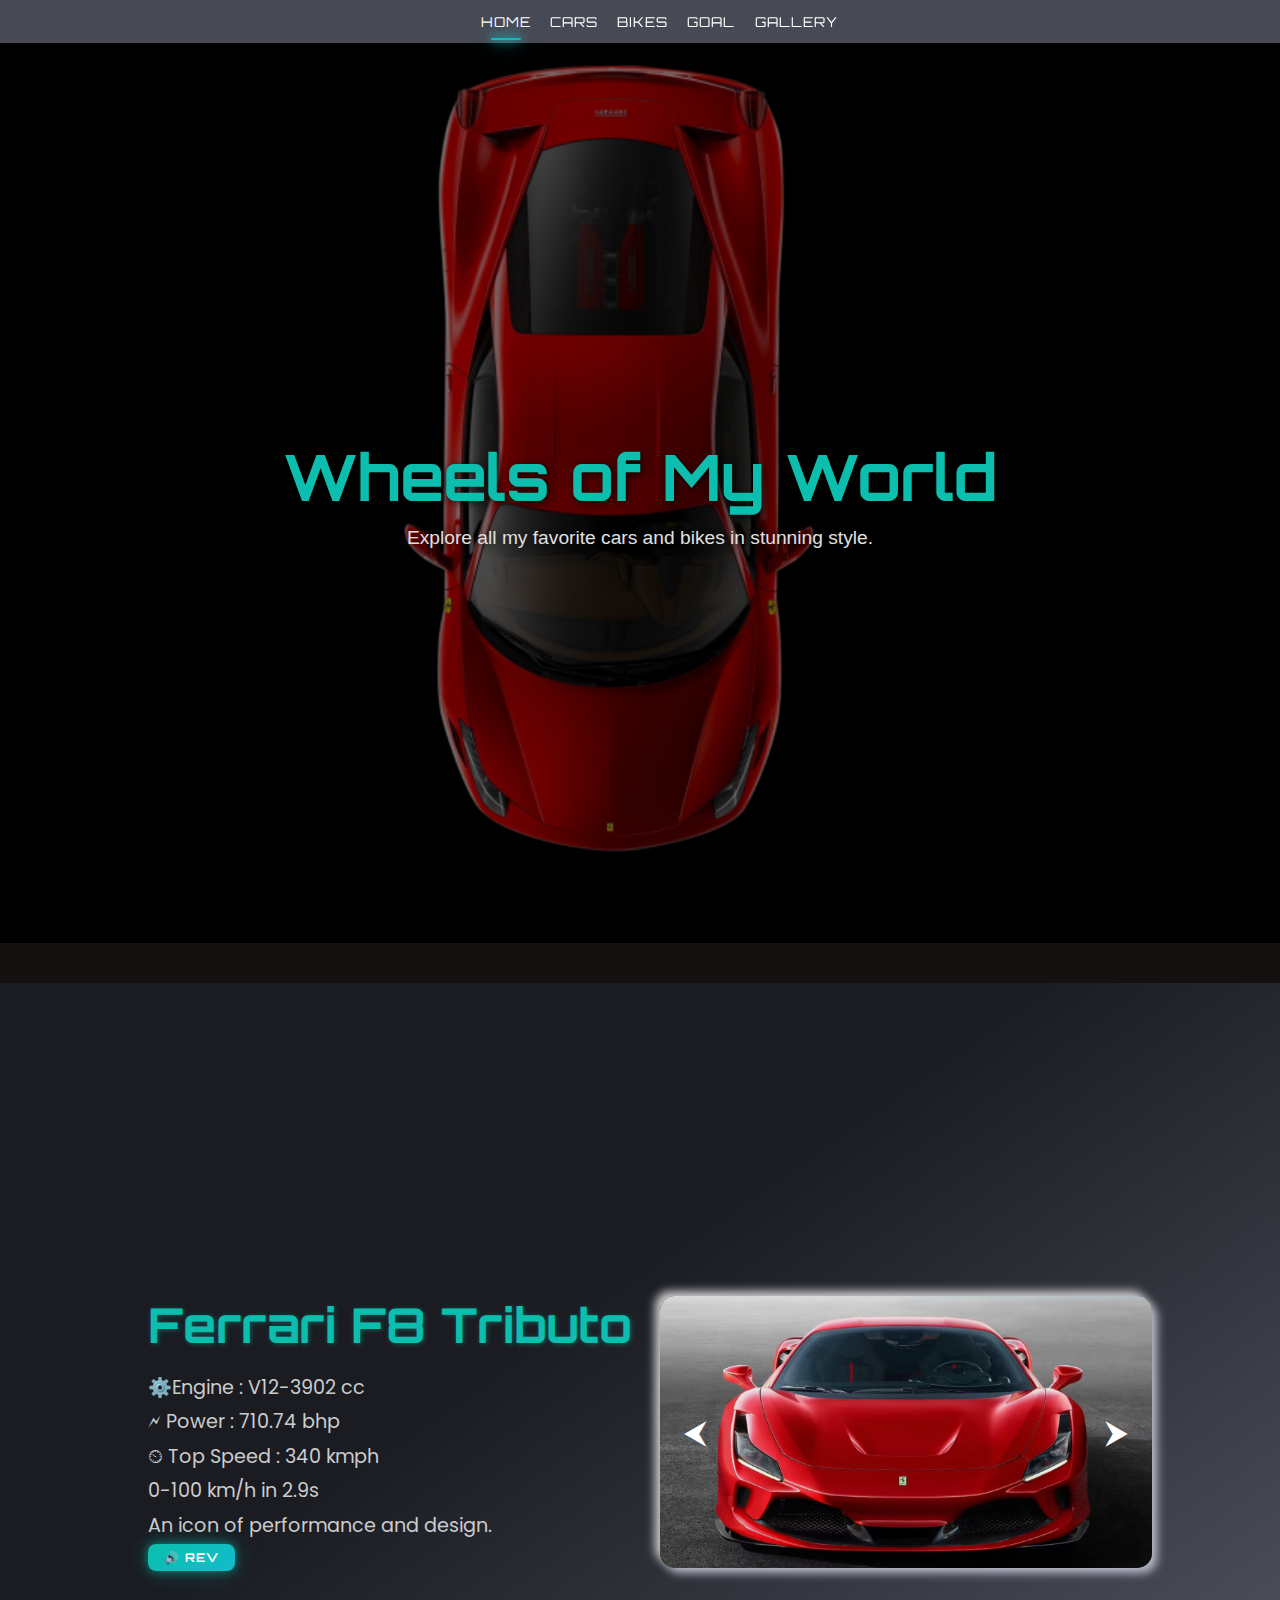
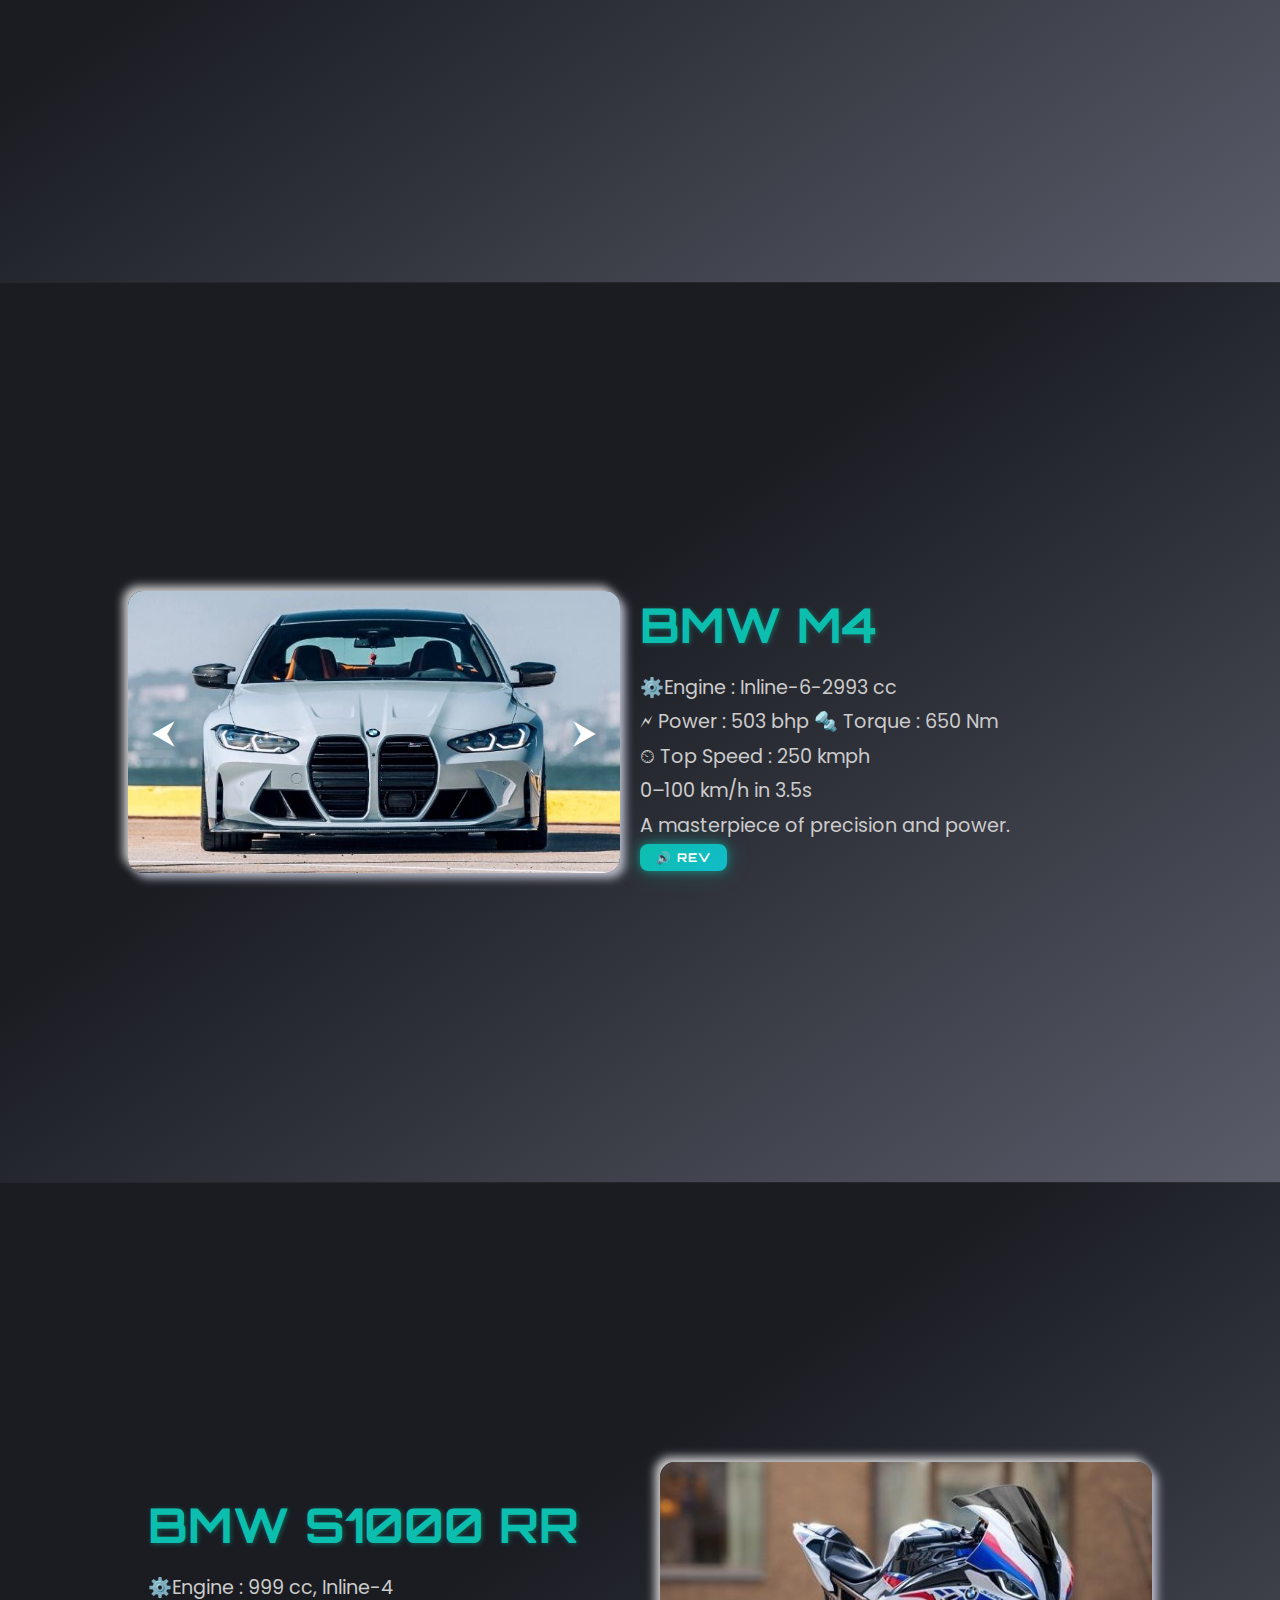
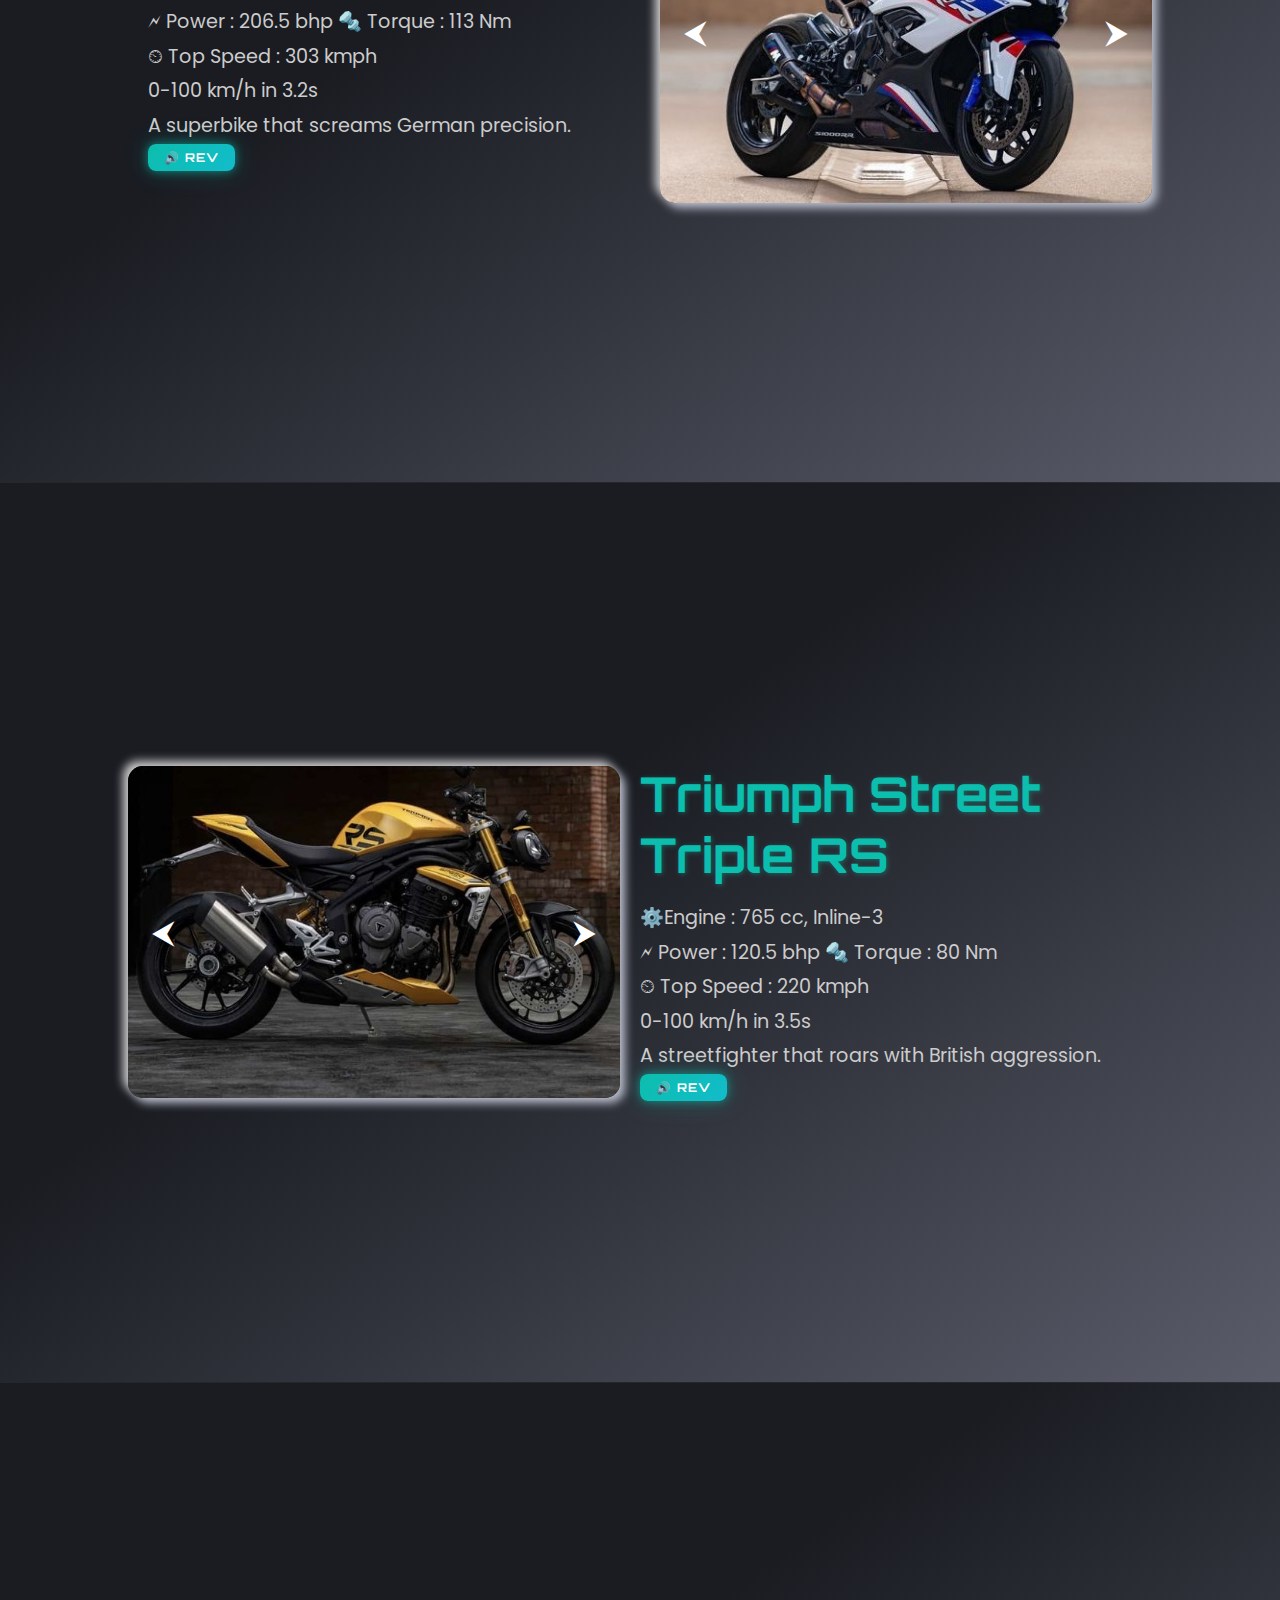
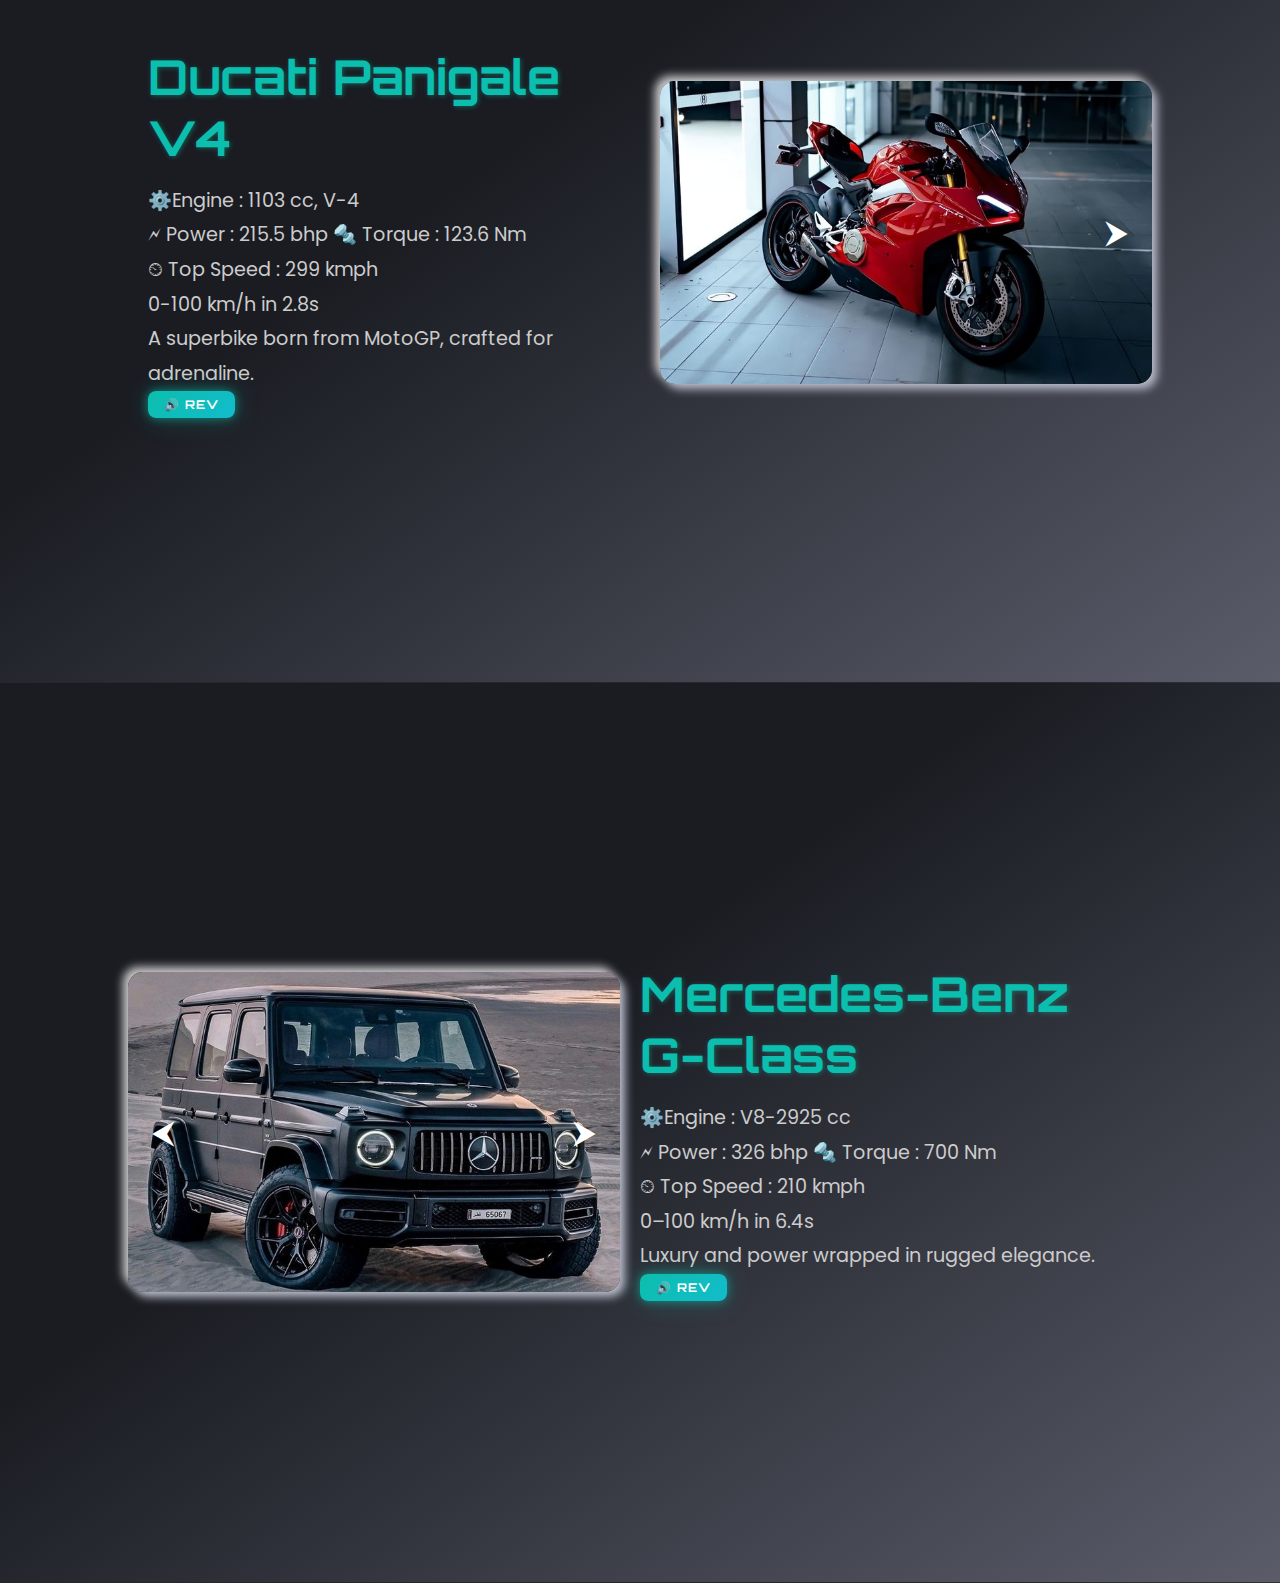
<file: index.html>
<!DOCTYPE html>

<html lang="en">
<head>
  <meta charset="UTF-8" />
  <meta name="viewport" content="width=device-width, initial-scale=1">
  <title>HOME</title>
  <link rel="icon" href="garageicon.png" type="image/png" />
  <link href="https://fonts.googleapis.com/css2?family=Cinzel+Decorative:wght@700&family=Poppins:wght@300;400;600&display=swap" rel="stylesheet">
  <link rel="stylesheet" href="style.css" />
</head>
<body>
  <header>
    <nav class="navbar">
      <ul class="nav-links">
        <li class="active"><a href="#home">Home</a></li>
        <li><a href="cars.html" target="_self">Cars</a></li>
        <li><a href="bikes.html" target="_self">Bikes</a></li>
        <li><a href="goal.html">Goal</a></li>
        <li><a href="gallery.html">Gallery</a></li>
      </ul>
    </nav>
  </header>

  <!-- Welcome Section -->
  <div class="welcome-wrapper" id="welcome-wrapper">
    <img src="images/ferpng.png" alt="Car" id="animatedCar" />
    <div class="title-background">
      <h1>Wheels of My World</h1>
      <p class="subtext">Explore all my favorite cars and bikes in stunning style.</p>
    </div>
  </div>

  <!-- Ferrari Section -->
  <section class="car-section">
    <div class="info">
      <h2>Ferrari F8 Tributo</h2>
      <p class="description">⚙️Engine : V12-3902 cc<br>🗲 Power : 710.74 bhp<br>⏲ Top Speed : 340 kmph<br>0-100 km/h in 2.9s <br>An icon of performance and design.</p>
      <button class="play-sound" data-sound="audio/ferrari.mp3">🔊 REV</button>
      <audio src="REV/f8.mp3"></audio>
    </div>
    <div class="photo">
      <button class="prev-btn">⮜</button>
      <button class="next-btn">⮞</button>
      <img src="images/f1.png" class="active" />
      <img src="images/f2.png" />
      <img src="images/f3.png" />
      <img src="images/f4.png" />
      <img src="images/f5.png" />
    </div>
  </section>

  <!-- BMW M4 Section -->
  <section class="car-section">
    <div class="info">
      <h2>BMW M4</h2>
      <p class="description">⚙️Engine : Inline-6-2993 cc<br>🗲 Power : 503 bhp 🔩 Torque : 650 Nm<br>⏲ Top Speed : 250 kmph<br>0–100 km/h in 3.5s <br>A masterpiece of precision and power.</p>
      <button class="play-sound" data-sound="audio/bmw.mp3">🔊 REV</button>
      <audio src="REV/m4rev.mp3"></audio>
    </div>
    <div class="photo">
      <button class="prev-btn">⮜</button>
      <button class="next-btn">⮞</button>
      <img src="images/M4.jpeg" class="active" />
      <img src="images/M42.jpeg" />
      <img src="images/M43.jpeg" />
      <img src="images/m44.jpeg" />
      <img src="images/m45.jpeg" />
    </div>
  </section>

  <!-- BMW S1000 RR -->
  <section class="bike-section">
    <div class="info">
      <h2>BMW S1000 RR</h2>
      <p class="description">⚙️Engine : 999 cc, Inline-4<br>🗲 Power : 206.5 bhp 🔩 Torque : 113 Nm<br>⏲ Top Speed : 303 kmph<br>0-100 km/h in 3.2s<br>A superbike that screams German precision.</p>
      <button class="play-sound" data-sound="audio/s1000rr.mp3">🔊 REV</button>
      <audio src="REV/s1000rev.mp3"></audio>
    </div>
    <div class="photo">
      <button class="prev-btn">⮜</button>
      <button class="next-btn">⮞</button>
      <img src="images/bmw1.jpeg" class="active" />
      <img src="images/bmw2.jpeg" />
      <img src="images/bmw3.jpeg" />
      <img src="images/bmw4.jpeg" />
      <img src="images/bmw5.webp" />
    </div>
  </section>

  <section class="bike-section">
    <div class="info">
      <h2>Triumph Street Triple RS</h2>
      <p class="description">⚙️Engine : 765 cc, Inline-3<br>🗲 Power : 120.5 bhp 🔩 Torque : 80 Nm<br>⏲ Top Speed : 220 kmph<br>0-100 km/h in 3.5s<br>A streetfighter that roars with British aggression.</p>
      <button class="play-sound" data-sound="audio/s1000rr.mp3">🔊 REV</button>
      <audio src="REV/trumrev.mp3"></audio>
    </div>
    <div class="photo">
      <button class="prev-btn">⮜</button>
      <button class="next-btn">⮞</button>
      <img src="images/trum1.jpg" class="active" />
      <img src="images/trum2.jpg" />
      <img src="images/trum3.png" />
      <img src="images/trum4.jpg" />
      <img src="images/trum5.jpg" />
    </div>
  </section>
  

  <!-- Ducati Panigale V4 -->
  <section class="bike-section">
    <div class="info">
      <h2>Ducati Panigale V4</h2>
      <p class="description">⚙️Engine : 1103 cc, V-4<br>🗲 Power : 215.5 bhp 🔩 Torque : 123.6 Nm<br>⏲ Top Speed : 299 kmph<br>0-100 km/h in 2.8s<br>A superbike born from MotoGP, crafted for adrenaline.</p>
      <button class="play-sound" data-sound="audio/panigale.mp3">🔊 REV</button>
      <audio src="REV/ducatirev.mp3"></audio>
    </div>
    <div class="photo">
      <button class="prev-btn">⮜</button>
      <button class="next-btn">⮞</button>
      <img src="images/duc4.jpeg" class="active" />
      <img src="images/duc2.jpeg" />
      <img src="images/duc3.jpeg" />
      <img src="images/duc4.webp" />
      <img src="images/duc1.jpeg" />
    </div>
  </section>

  <!-- Mercedes G-Wagon -->
  <section class="car-section">
    <div class="info">
      <h2>Mercedes-Benz G-Class</h2>
      <p class="description">⚙️Engine : V8-2925 cc<br>🗲 Power : 326 bhp 🔩 Torque : 700 Nm<br>⏲ Top Speed : 210 kmph<br>0–100 km/h in 6.4s <br>Luxury and power wrapped in rugged elegance.</p>
      <button class="play-sound" data-sound="audio/gwagon.mp3">🔊 REV</button>
      <audio src="REV/gwagonrev.mp3"></audio>
    </div>
    <div class="photo">
      <button class="prev-btn">⮜</button>
      <button class="next-btn">⮞</button>
      <img src="images/gwag.jpeg" class="active" />
      <img src="images/gwag2.jpeg" />
      <img src="images/gwag3.jpeg" />
      <img src="images/gwag4.jpeg" />
      <img src="images/gwag5.jpeg" />
    </div>
  </section>

  <!-- JavaScript -->
  <script>
    // Animate car on scroll
  

    // Section fade animation
    const sections = document.querySelectorAll('section');
    const observer = new IntersectionObserver((entries) => {
      entries.forEach(entry => {
        if (entry.isIntersecting) {
          entry.target.classList.add('visible');
        } else {
          entry.target.classList.remove('visible');
        }
      });
    }, { threshold: 0.3 });

    sections.forEach(section => observer.observe(section));

    // Carousel
    document.querySelectorAll('.photo').forEach(container => {
      const images = container.querySelectorAll('img');
      let currentIndex = 0;

      const updateActiveImage = () => {
        images.forEach((img, i) => {
          img.classList.toggle('active', i === currentIndex);
        });
      };

      container.querySelector('.prev-btn').addEventListener('click', () => {
        currentIndex = (currentIndex - 1 + images.length) % images.length;
        updateActiveImage();
      });

      container.querySelector('.next-btn').addEventListener('click', () => {
        currentIndex = (currentIndex + 1) % images.length;
        updateActiveImage();
      });

      updateActiveImage();
    });

    // Navbar scroll hide
    let lastScrollTop = 0;
    const navbar = document.querySelector('.navbar');
    window.addEventListener('scroll', function () {
      let scrollTop = window.pageYOffset || document.documentElement.scrollTop;
      if (scrollTop > lastScrollTop) {
        navbar.classList.add("scroll-hide");
      } else {
        navbar.classList.remove("scroll-hide");
      }
      lastScrollTop = scrollTop <= 0 ? 0 : scrollTop;
    });

    // Audio play buttons
    document.querySelectorAll('.play-sound').forEach(button => {
      button.addEventListener('click', () => {
        const audio = button.nextElementSibling;

        // Pause any playing audio
        document.querySelectorAll('audio').forEach(aud => {
          if (!aud.paused) aud.pause();
          aud.currentTime = 0;
        });

        audio.play();
      });
    });
  </script>
</body>
</html>
</file>
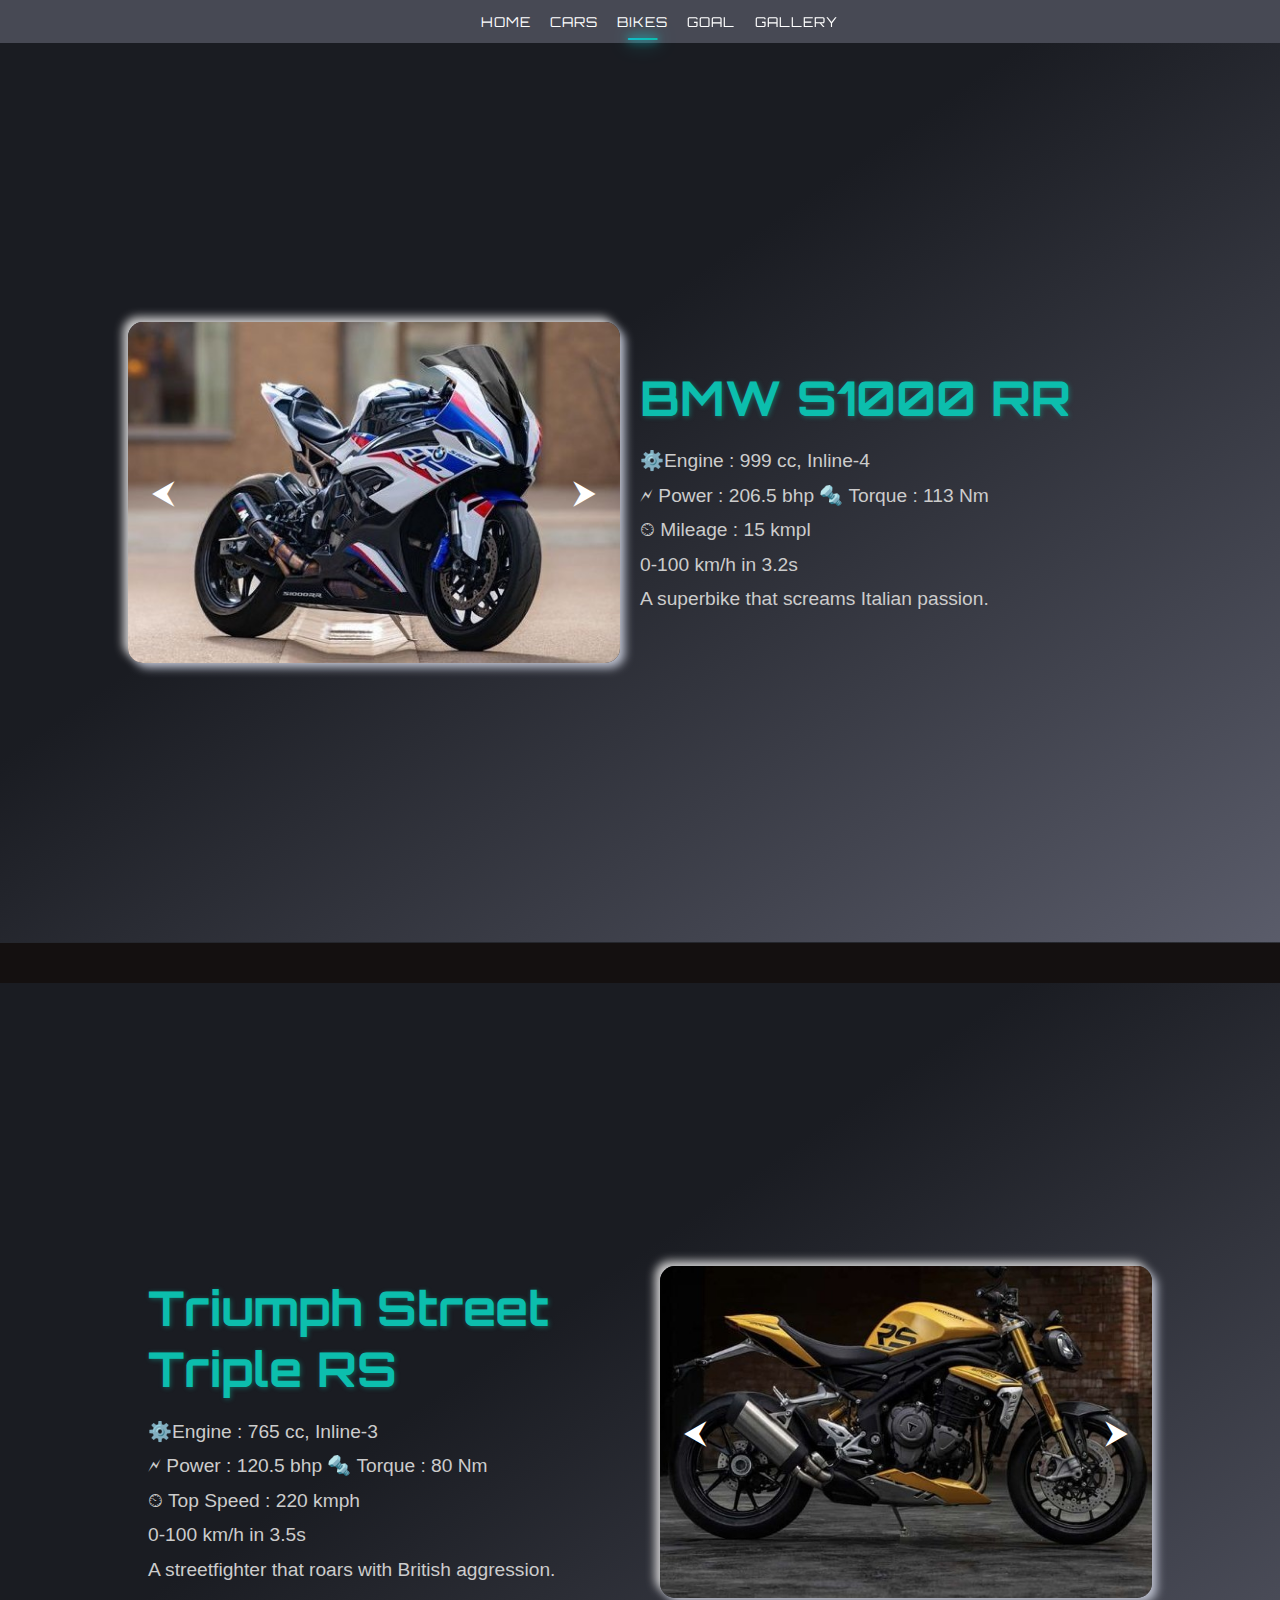
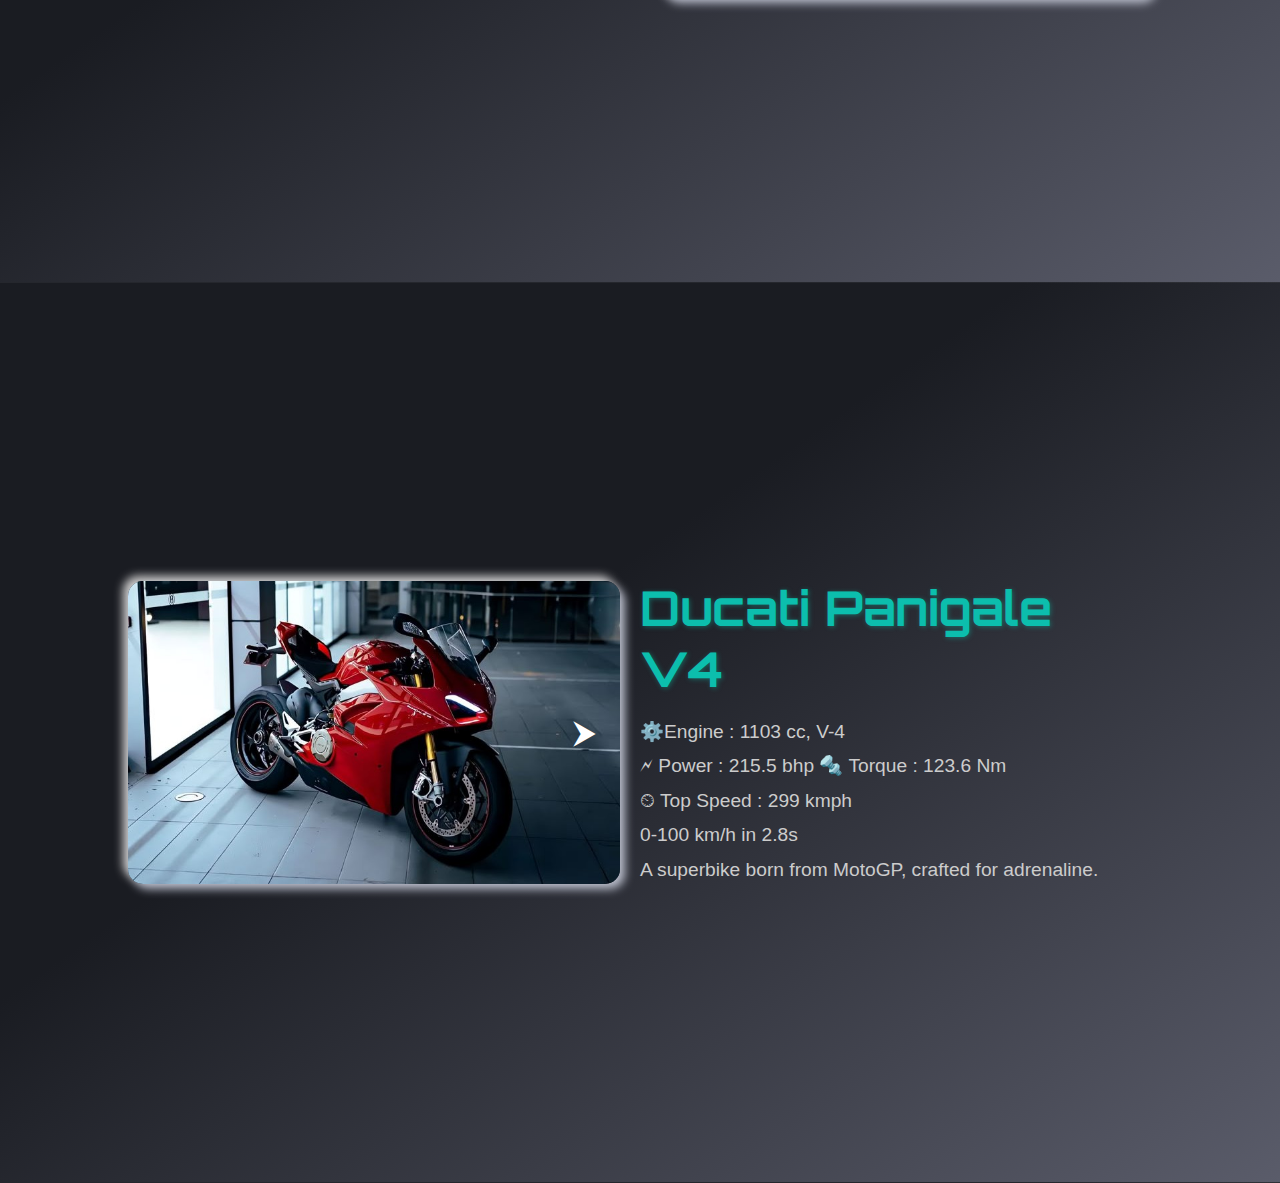
<file: bikes.html>
<!DOCTYPE html>
<html lang="en">
<head>
  <meta charset="UTF-8" />
  <meta name="viewport" content="width=device-width, initial-scale=1.0"/>
  <title>Bikes - My Garage</title>
  <link rel="stylesheet" href="style.css" />
</head>
<body>
  <header>
     <nav class="navbar">
      <ul class="nav-links">
        <li><a href="home.html">Home</a></li>
        <li><a href="cars.html" target="_self">Cars</a></li>
        <li class="active"><a href="bikes.html" target="_self">Bikes</a></li>
        <li><a href="goal.html">Goal</a></li>
        <li><a href="gallery.html">Gallery</a></li>
      </ul>
    </nav>
  </header>

<section class="bike-section">
    <div class="info">
      <h2>BMW S1000 RR</h2>
      <p class="description">⚙️Engine : 999 cc, Inline-4<br>
                              🗲 Power : 206.5 bhp 🔩 Torque : 113 Nm<br>
                              ⏲ Mileage : 15 kmpl<br>
                              0-100 km/h in 3.2s<br>
                              A superbike that screams Italian passion.</p>
    </div>
    <div class="photo">
      <button class="prev-btn">⮜</button>
      <button class="next-btn">⮞</button>
      <img src="images/bmw1.jpeg" class="active" />
      <img src="images/bmw2.jpeg" />
      <img src="images/bmw3.jpeg" />
      <img src="images/bmw4.jpeg" />
      <img src="images/bmw5.webp" />

    </div>
  </section>

    <section class="bike-section">
    <div class="info">
      <h2>Triumph Street Triple RS</h2>
      <p class="description">⚙️Engine : 765 cc, Inline-3<br>🗲 Power : 120.5 bhp 🔩 Torque : 80 Nm<br>⏲ Top Speed : 220 kmph<br>0-100 km/h in 3.5s<br>A streetfighter that roars with British aggression.</p>
   
    </div>
    <div class="photo">
      <button class="prev-btn">⮜</button>
      <button class="next-btn">⮞</button>
      <img src="images/trum1.jpg" class="active" />
      <img src="images/trum2.jpg" />
      <img src="images/trum3.png" />
      <img src="images/trum4.jpg" />
      <img src="images/trum5.jpg" />
    </div>
  </section>

  <section class="bike-section">
    <div class="info">
      <h2>Ducati Panigale V4</h2>
      <p class="description">⚙️Engine : 1103 cc, V-4<br>🗲 Power : 215.5 bhp 🔩 Torque : 123.6 Nm<br>⏲ Top Speed : 299 kmph<br>0-100 km/h in 2.8s<br>A superbike born from MotoGP, crafted for adrenaline.</p>
    </div>
    <div class="photo">
      <button class="prev-btn">⮜</button>
      <button class="next-btn">⮞</button>
      <img src="images/duc4.jpeg" class="active" />
      <img src="images/duc2.jpeg" />
      <img src="images/duc3.jpeg" />
      <img src="images/duc4.webp" />
      <img src="images/duc1.jpeg" />
    </div>
  </section>

  <!-- Add more bike models here -->

  <script>
    const sections = document.querySelectorAll('section');
    const observer = new IntersectionObserver((entries) => {
      entries.forEach(entry => {
        if (entry.isIntersecting) {
          entry.target.classList.add('visible');
        } else {
          entry.target.classList.remove('visible');
        }
      });
    }, { threshold: 0.3 });

    sections.forEach(section => observer.observe(section));
  </script>
</body>
</html>
</file>
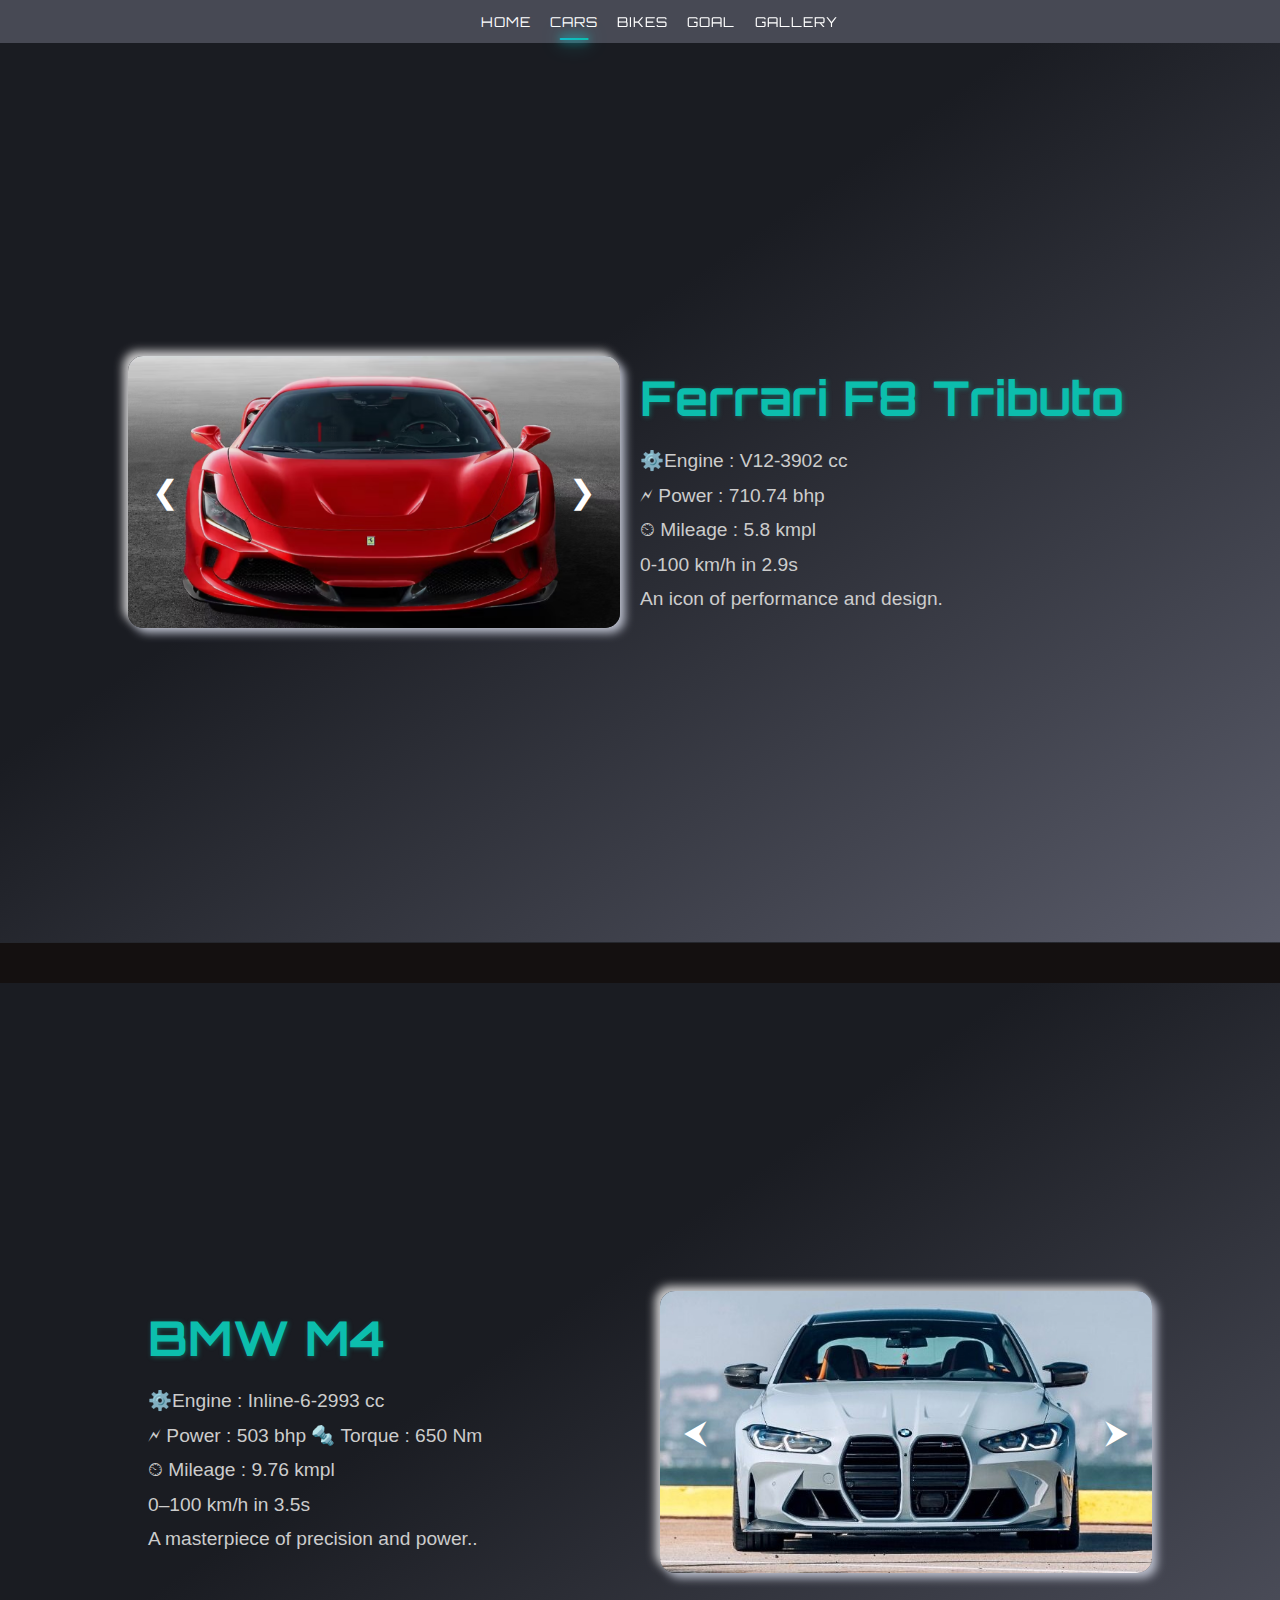
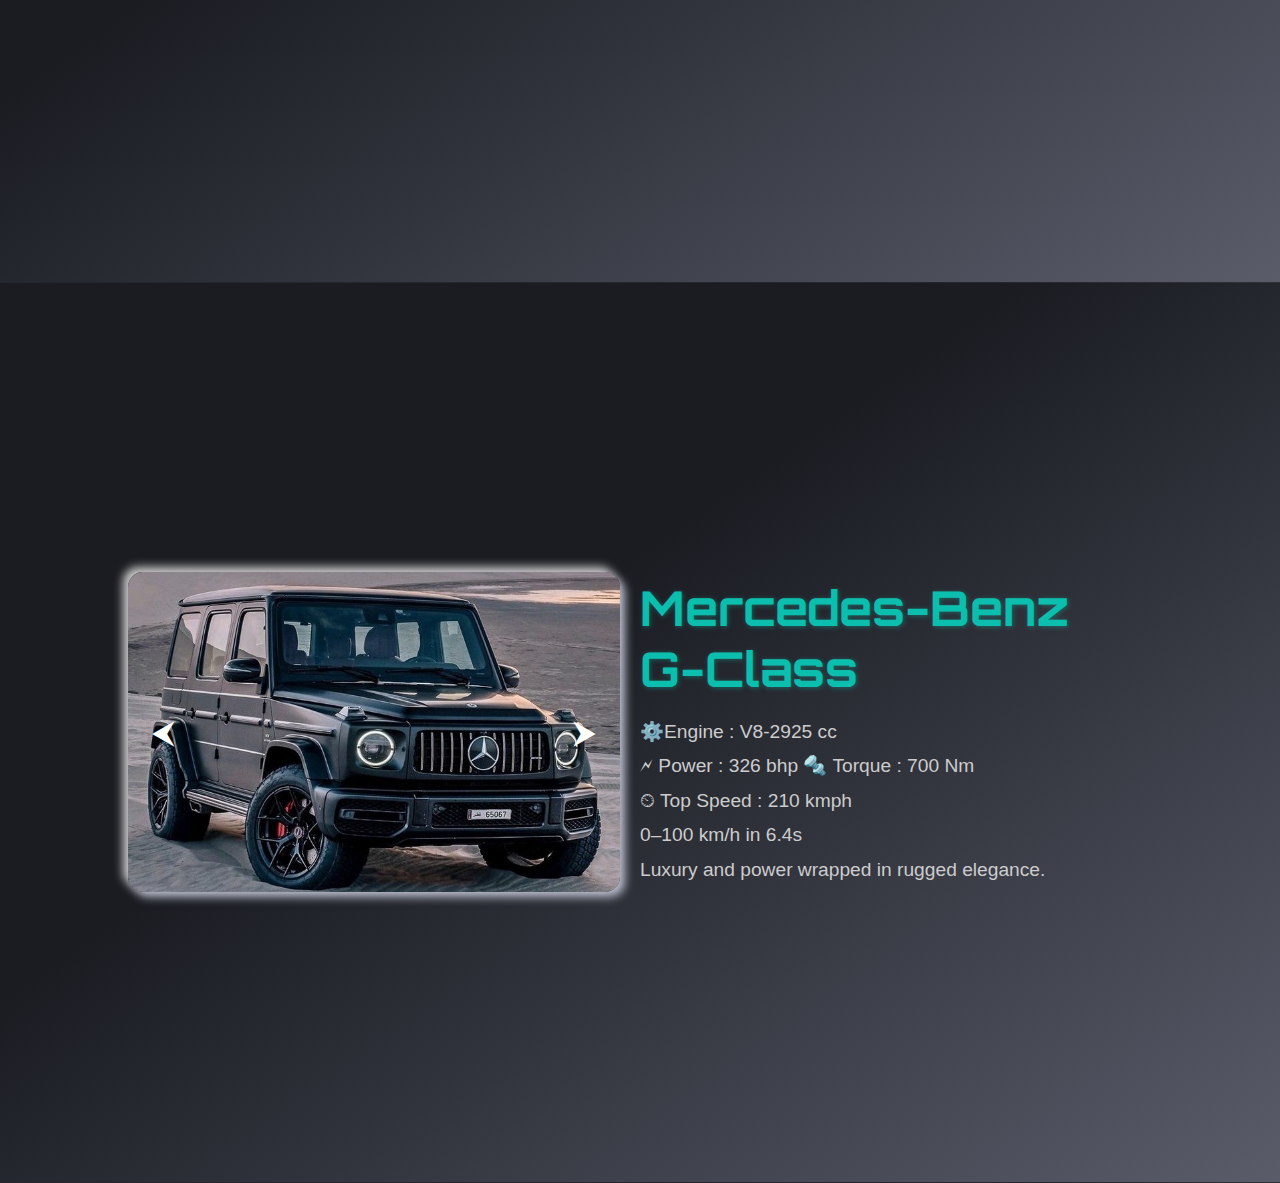
<file: cars.html>
<!DOCTYPE html>
<html lang="en">
<head>
  <meta charset="UTF-8" />
  <meta name="viewport" content="width=device-width, initial-scale=1.0"/>
  <title>Cars</title>
    <link rel="icon" href="carpng.png" type="image/png" />
  <link rel="stylesheet" href="style.css" />
</head>
<body>
  <header>
    <nav class="navbar">
         <ul class="nav-links">
        <li><a href="home.html">Home</a></li>
        <li class="active"><a href="cars.html">Cars</a></li>
        <li><a href="bikes.html">Bikes</a></li>
        <li><a href="goal.html">Goal</a></li>
        <li><a href="gallery.html">Gallery</a></li>
      </ul>
    </nav>
  </header>

 <section class="car-section">
    <div class="info">
      <h2>Ferrari F8 Tributo</h2>
      <p class="description">⚙️Engine : V12-3902 cc<br>
                             🗲 Power : 710.74 bhp<br>
                             ⏲ Mileage : 5.8 kmpl<br>
                            0-100 km/h in 2.9s <br>
                            An icon of performance and design.</p>
    </div>
    <div class="photo">
      <button class="prev-btn">❮</button>
      <button class="next-btn">❯</button>
      <img src="images/f1.png" class="active" />
      <img src="images/f2.png" />
      <img src="images/f3.png" />
      <img src="images/f4.png" />
      <img src="images/f5.png" />
    </div>
  </section>

   <section class="car-section">

    <div class="info">
      <h2>BMW M4</h2>
      <p class="description">⚙️Engine : Inline-6-2993 cc<br>
                             🗲 Power : 503 bhp 🔩 Torque : 650 Nm<br>
                             ⏲ Mileage : 9.76 kmpl<br>
                             0–100 km/h in 3.5s <br>
                            A masterpiece of precision and power..</p>
    </div>
    <div class="photo">
      <button class="prev-btn">⮜</button>
      <button class="next-btn">⮞</button>
      <img src="images/M4.jpeg" class="active" />
      <img src="images/M42.jpeg" />
      <img src="images/M43.jpeg" />
      <img src="images/m44.jpeg" />
      <img src="images/m45.jpeg" />
    </div>
  </section>

  <section class="car-section">
    <div class="info">
      <h2>Mercedes-Benz G-Class</h2>
      <p class="description">⚙️Engine : V8-2925 cc<br>🗲 Power : 326 bhp 🔩 Torque : 700 Nm<br>⏲ Top Speed : 210 kmph<br>0–100 km/h in 6.4s <br>Luxury and power wrapped in rugged elegance.</p>
    </div>
    <div class="photo">
      <button class="prev-btn">⮜</button>
      <button class="next-btn">⮞</button>
      <img src="images/gwag.jpeg" class="active" />
      <img src="images/gwag2.jpeg" />
      <img src="images/gwag3.jpeg" />
      <img src="images/gwag4.jpeg" />
      <img src="images/gwag5.jpeg" />
    </div>
  </section>
  <!-- Add more car models here -->

  <script>
    const sections = document.querySelectorAll('section');
    const observer = new IntersectionObserver((entries) => {
      entries.forEach(entry => {
        if (entry.isIntersecting) {
          entry.target.classList.add('visible');
        } else {
          entry.target.classList.remove('visible');
        }
      });
    }, { threshold: 0.3 });

    

    sections.forEach(section => observer.observe(section));
  </script>
</body>
</html>
</file>
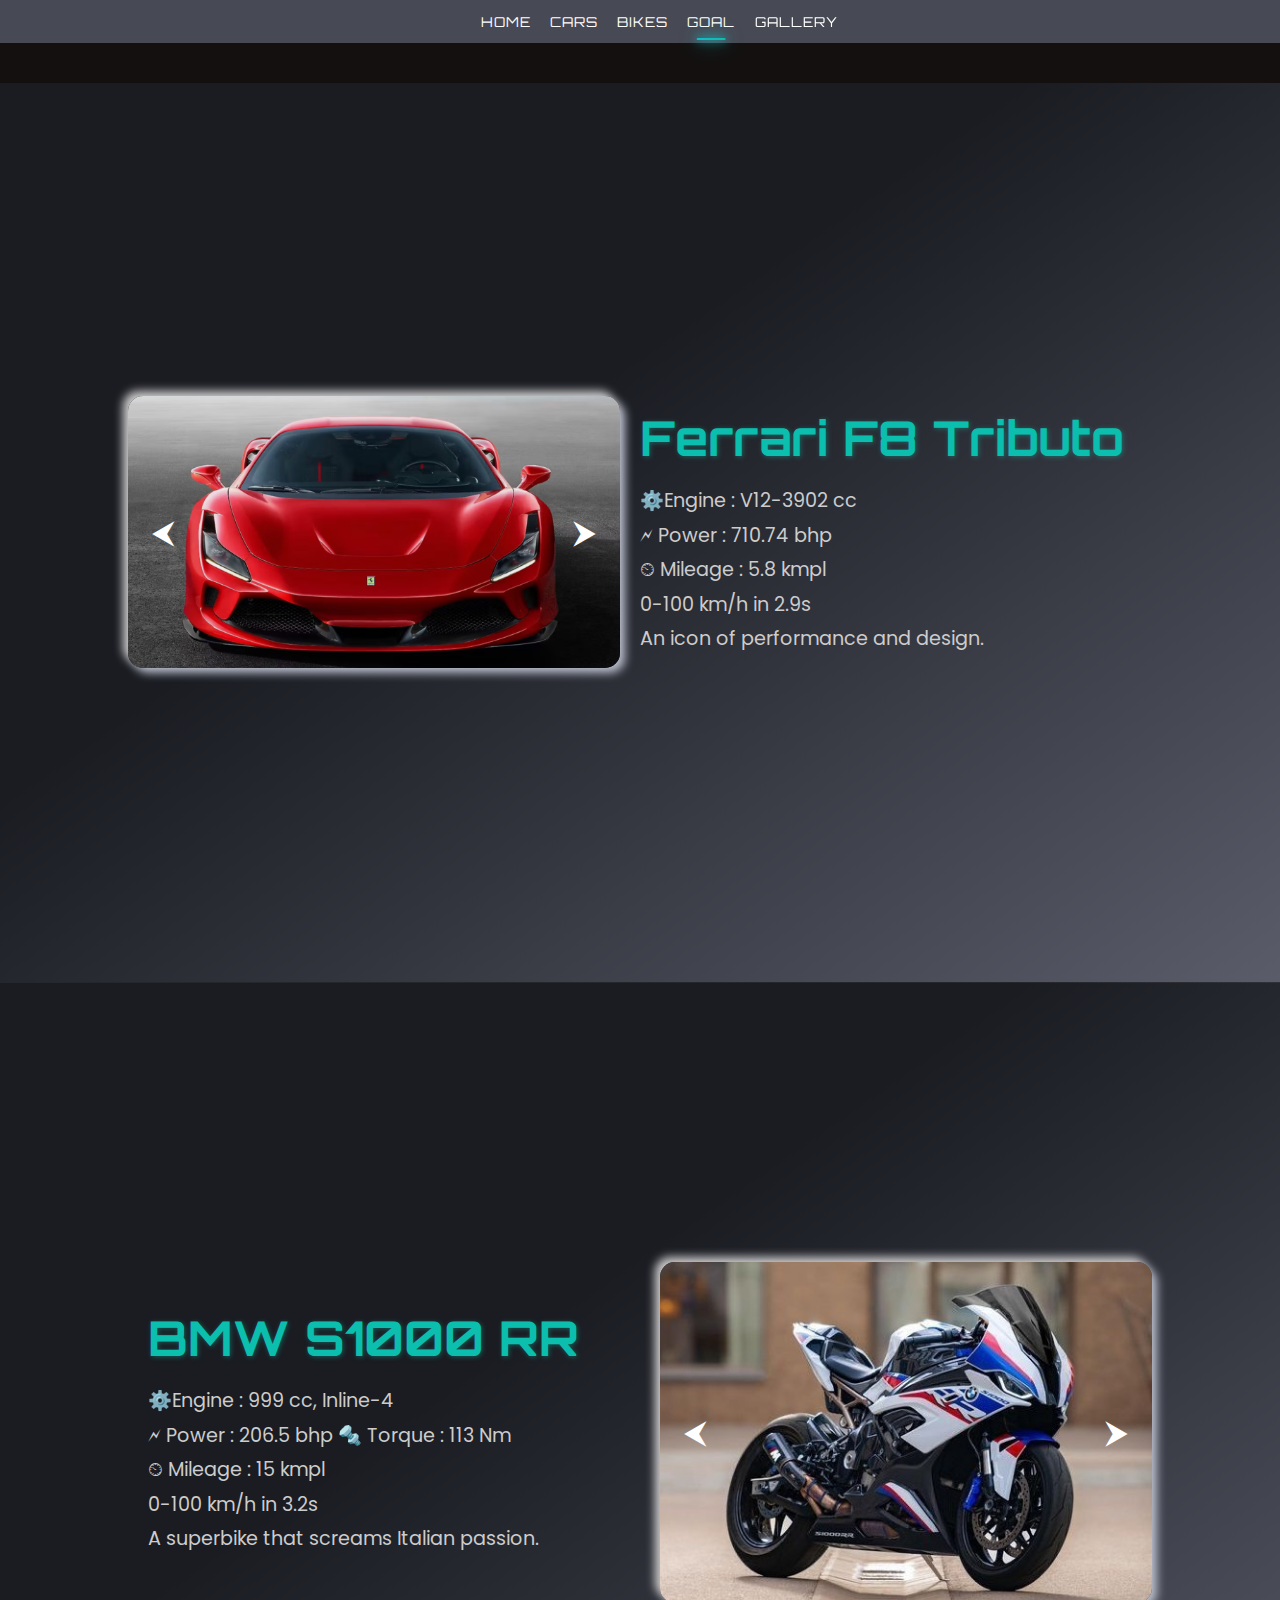
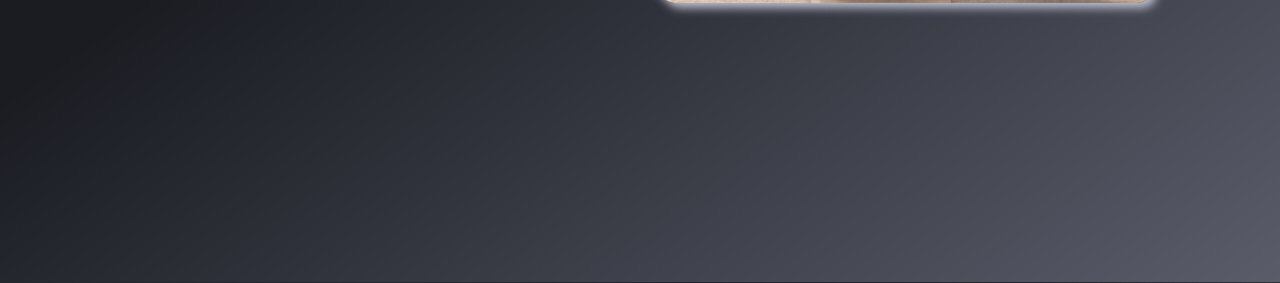
<file: goal.html>
<!DOCTYPE html>
<html lang="en">
<head>
  <meta charset="UTF-8" />
  <meta name="viewport" content="width=device-width, initial-scale=1.0" />
  <title>Goal</title>


  <!-- Stylish fonts -->
  <link href="https://fonts.googleapis.com/css2?family=Cinzel+Decorative:wght@700&family=Poppins:wght@300;400;600&display=swap" rel="stylesheet">

  <!-- Link to external CSS -->
  <link rel="stylesheet" href="style.css" />
</head>
<body>
  <header>
    <nav class="navbar">
      <ul class="nav-links">
        <li><a href="home.html">Home</a></li>
        <li><a href="cars.html" target="_self">Cars</a></li>
        <li><a href="bikes.html" target="_self">Bikes</a></li>
        <li class="active"><a href="goal.html" target="_self">Goal</a></li>
        <li><a href="gallery.html">Gallery</a></li>
      </ul>
    </nav>
  </header>


  <!-- Ferrari Section -->
  <section class="car-section">

    <div class="info">
      <h2>Ferrari F8 Tributo</h2>
      <p class="description">⚙️Engine : V12-3902 cc<br>
                             🗲 Power : 710.74 bhp<br>
                             ⏲ Mileage : 5.8 kmpl<br>
                            0-100 km/h in 2.9s <br>
                            An icon of performance and design.</p>
    </div>
    <div class="photo">
      <button class="prev-btn">⮜</button>
      <button class="next-btn">⮞</button>
      <img src="images/f1.png" class="active" />
      <img src="images/f2.png" />
      <img src="images/f3.png" />
      <img src="images/f4.png" />
      <img src="images/f5.png" />
    </div>
    
  
  </section>

  <section class="bike-section">
    <div class="info">
      <h2>BMW S1000 RR</h2>
      <p class="description">⚙️Engine : 999 cc, Inline-4<br>
                              🗲 Power : 206.5 bhp 🔩 Torque : 113 Nm<br>
                              ⏲ Mileage : 15 kmpl<br>
                              0-100 km/h in 3.2s<br>
                              A superbike that screams Italian passion.</p>
    </div>
    <div class="photo">
      <button class="prev-btn">⮜</button>
      <button class="next-btn">⮞</button>
      <img src="images/bmw1.jpeg" class="active" />
      <img src="images/bmw2.jpeg" />
      <img src="images/bmw3.jpeg" />
      <img src="images/bmw4.jpeg" />
      <img src="images/bmw5.webp" />

    </div>
  </section>
  </body></html>
</file>
<file: style.css>
@import url('https://fonts.googleapis.com/css2?family=Orbitron:wght@400;600;800&display=swap');


@media (max-width: 768px) {
  .nav { flex-direction: column; }
}

.left, .right {
  float: left;
  width: 20%; /* The width is 20%, by default */
}

.main {
  float: left;
  width: 60%; /* The width is 60%, by default */
}

/* Use a media query to add a breakpoint at 800px: */
@media screen and (max-width: 800px) {
  .left, .main, .right {
    width: 100%; /* The width is 100%, when the viewport is 800px or smaller */
  }
}

html {
  scroll-behavior: smooth;
}

img{
  max-width:100%;
  height:auto;
}

.info p {
  font-family: 'Poppins', sans-serif;
  font-size: 1.2rem;
  line-height: 1.8;
  color: #ccc;
}

body {
  margin: 0;
  font-family: 'Orbitron', sans-serif;
  font-size: small;
  background: #141010; /* Dark background for contrast */
  color: #fff;
  overflow-x: hidden;
}

header {
  position: sticky;
  top: -10px;
  z-index: 1000;
  background-color: #474954;
  transition: transform 0.6s ease, opacity 0.6s ease;
}

/* Navbar container */
.navbar {
  display: flex;
  justify-content: center;
  align-items: center;
  padding: 0.8rem 1.2rem; /* Reduced padding for compact height */
  transition: transform 0.6s ease, opacity 0.6s ease;
  position: relative;
  width: 100%;
}

/* Nav links styling */
.nav-links {
  list-style: none;
  display: flex;
  align-items: center;
  gap: 1.2rem; /* Reduced gap between items */
  transition: transform 0.6s ease, opacity 0.6s ease;
}

/* Link styles */
.nav-links a {
  color: #fff;
  text-decoration: none;
  font-weight: 200;
  font-size: 0.85rem; /* Slightly smaller text */
  position: relative;
  padding: 4px 0; /* Less top/bottom space */
  transition: color 0.3s ease;
  text-transform: uppercase;
  letter-spacing: 1px;
}

/* Hover text color */
.nav-links a:hover {
  color: #0cbead;
}

/* Underline animation */
.nav-links a::after {
  content: "";
  position: absolute;
  width: 0%;
  height: 2px;
  left: 0;
  bottom: -4px;
  background: linear-gradient(90deg, #12bccb, #0cbead);
  transition: width 0.3s ease;
}

.nav-links a:hover::after {
  width: 100%;
}

/* Active link underline with glow */
.nav-links li.active a::after {
  content: "";
  position: absolute;
  left: 50%;
  bottom: -6px;
  transform: translateX(-50%);
  width: 60%;
  height: 2px;
  background-color: #00f2ff;
  border-radius: 10px;
  animation: slide-in 0.4s ease forwards;
  box-shadow: 0 0 10px #00f2ff, 0 0 20px #00f2ff;
}

/* Glowing effect on hover underline */
.nav-links li a:hover::after {
  content: "";
  position: absolute;
  left: 50%;
  bottom: -6px;
  transform: translateX(-50%);
  width: 60%;
  height: 2px;
  background-color: #00f2ff;
  border-radius: 10px;
  opacity: 0.5;
  transition: all 0.3s ease;
}

/* Scroll-hide animation */
.navbar.scroll-hide .logo,
.navbar.scroll-hide .nav-links {
  transform: translateX(200%);
  opacity: 0;
}

.navbar .logo,
.navbar .nav-links {
  transform: translateX(0);
  opacity: 1;
  transition: transform 0.6s ease, opacity 0.6s ease;
}

/* Animation for active underline */
@keyframes slide-in {
  from {
    width: 0%;
    opacity: 0;
  }
  to {
    width: 60%;
    opacity: 1;
  }
}

/* Reset default spacing */
* {
  margin: 0;
  padding: 0;
}

section {
  display: flex;
  align-items: center;
  justify-content: space-between;
  min-height: 100vh;
  padding: 4rem 10%;
  box-sizing: border-box;
  opacity: 0;
  transform: translateY(40px);
  transition: all 1s ease-out;
  position: relative;
  background: linear-gradient(145deg, #1a1c22 40%, #5a5c6a 100%);
  border-bottom: 1px solid rgba(255,255,255,0.05);
  background-size: cover;
  background-position: center;
  opacity: 1;
}


section:nth-child(even) {
  flex-direction: row-reverse;
}

section.visible {
  opacity: 1;
  transform: translateY(0);
}

.info {
  flex: 1;
  padding: 20px;
  border-radius: 10px;
}

.info h2 {
  font-size: 3rem;
  margin-bottom: 1rem;
  color: #0cbead;
  text-shadow: 1px 1px 5px rgba(12, 190, 173, 0.4);
}

.info p {
  font-size: 1.2rem;
  line-height: 1.8;
  color: #ccc;
}

.photo {
  flex: 1;
  position: relative;
  display: flex;
  flex-direction: column;
  align-items: center;
}

.photo img {
  width: 100%;
  max-height: 400px;
  object-fit: cover;
  border-radius: 15px;
  box-shadow: 5px 5px 10px #babecc, -5px -5px 10px #cdcccc;
  display: none;
  transition: opacity 0.5s ease;
}

.photo img.active {
  display: block;
  opacity: 1;
}

.photo button {
  position: absolute;
  top: 50%;
  transform: translateY(-50%);
  background: transparent;
  color: white;
  border: none;
  font-size: 2rem;
  cursor: pointer;
  padding: 10px 14px;
  border-radius: 50%;
  transition: background-color 0.3s ease;
}

.photo button:hover {
  background-color: rgba(179, 191, 190, 0.9);
  opacity: 0.4;
  color: #0a0a0a;
}

.prev-btn {
  left: 10px;

}

.next-btn {
  right: 10px;
}

.carousel-buttons {
  margin-top: 10px;
  display: flex;
  gap: 10px;
}

.carousel-buttons button {
  background: #0cbead;
  color: #fff;
  border: none;
  padding: 10px 20px;
  font-size: 1rem;
  border-radius: 5px;
  cursor: pointer;
}

.carousel-buttons button:hover {
  background: #099f93;
}

.welcome-section {
  display: flex;
  justify-content: center;
  align-items: center;
  min-height: 100vh;
  text-align: center;
  background-color: #0c0c0c;
  color: #0cbead;
  margin-top: -20px;
  position: relative;
  overflow: hidden;
}

.welcome-wrapper {
  position: relative;
  height: 100vh;
  width: 100%;
  overflow: hidden;
  background-color: #000;
  display: flex;
  justify-content: center;
  align-items: center;
  flex-direction: column;
}

#animatedCar {
  position: absolute;
  top: 50%;
  left: 50%;
  height: 100vh;
  transform: translate(-50%, -50%);
  z-index: 0;
  transition: transform 5s ease-in-out, opacity 1s;
  opacity: 0.5;
}

.car-drive {
  transform: translate(-50%, 800px) rotate(5deg);
}

.title-background {
  position: relative;
  z-index: 1;
  text-align: center;
  padding: 0 20px;
  color: white;
  font-family: 'Orbitron', cursive;
  text-shadow: 2px 2px 8px rgba(0, 0, 0, 0.7);
}

.title-background h1 {
  font-size: 4rem;
  color: #0cbead;
  margin-top: 0;
}

.subtext {
  font-size: 1.2rem;
  color: #e0e0e0;
  font-family: 'Lucida Sans', sans-serif;
  margin-top: 10px;
}


.play-sound {
  padding: 6px 16px;
  background: linear-gradient(135deg, #0cbead, #12bccb);
  color: #fff;
  font-family: 'Orbitron', sans-serif;
  font-size: 12px;
  font-weight: bold;
  border: none;
  border-radius: 8px;
  cursor: pointer;
  box-shadow: 0 0 10px rgba(12, 190, 173, 0.6), 0 0 25px rgba(12, 190, 173, 0.3);
  text-transform: uppercase;
  letter-spacing: 1px;
  transition: all 0.3s ease;
  position: relative;
  z-index: 1;
}

.play-sound::before {
  content: "";
  position: absolute;
  inset: 0;
  background: rgba(12, 190, 173, 0.15);
  border-radius: 8px;
  opacity: 0;
  transition: opacity 0.3s ease;
  z-index: -1;
}

.play-sound:hover::before {
  opacity: 1;
  animation: pulse-rect 1.5s infinite;
}

.play-sound:hover {
  transform: translateY(-2px);
  background: #141414;
  /* color: #0cbead; */
  /* box-shadow: 0 0 12px #0cbead, 0 0 30px #0cbead; */
}

@keyframes pulse-rect {
  0% {
    box-shadow: 0 0 5px #0cbead;
  }
  50% {
    box-shadow: 0 0 20px #0cbead;
  }
  100% {
    box-shadow: 0 0 5px #0cbead;
  }
}
</file>
